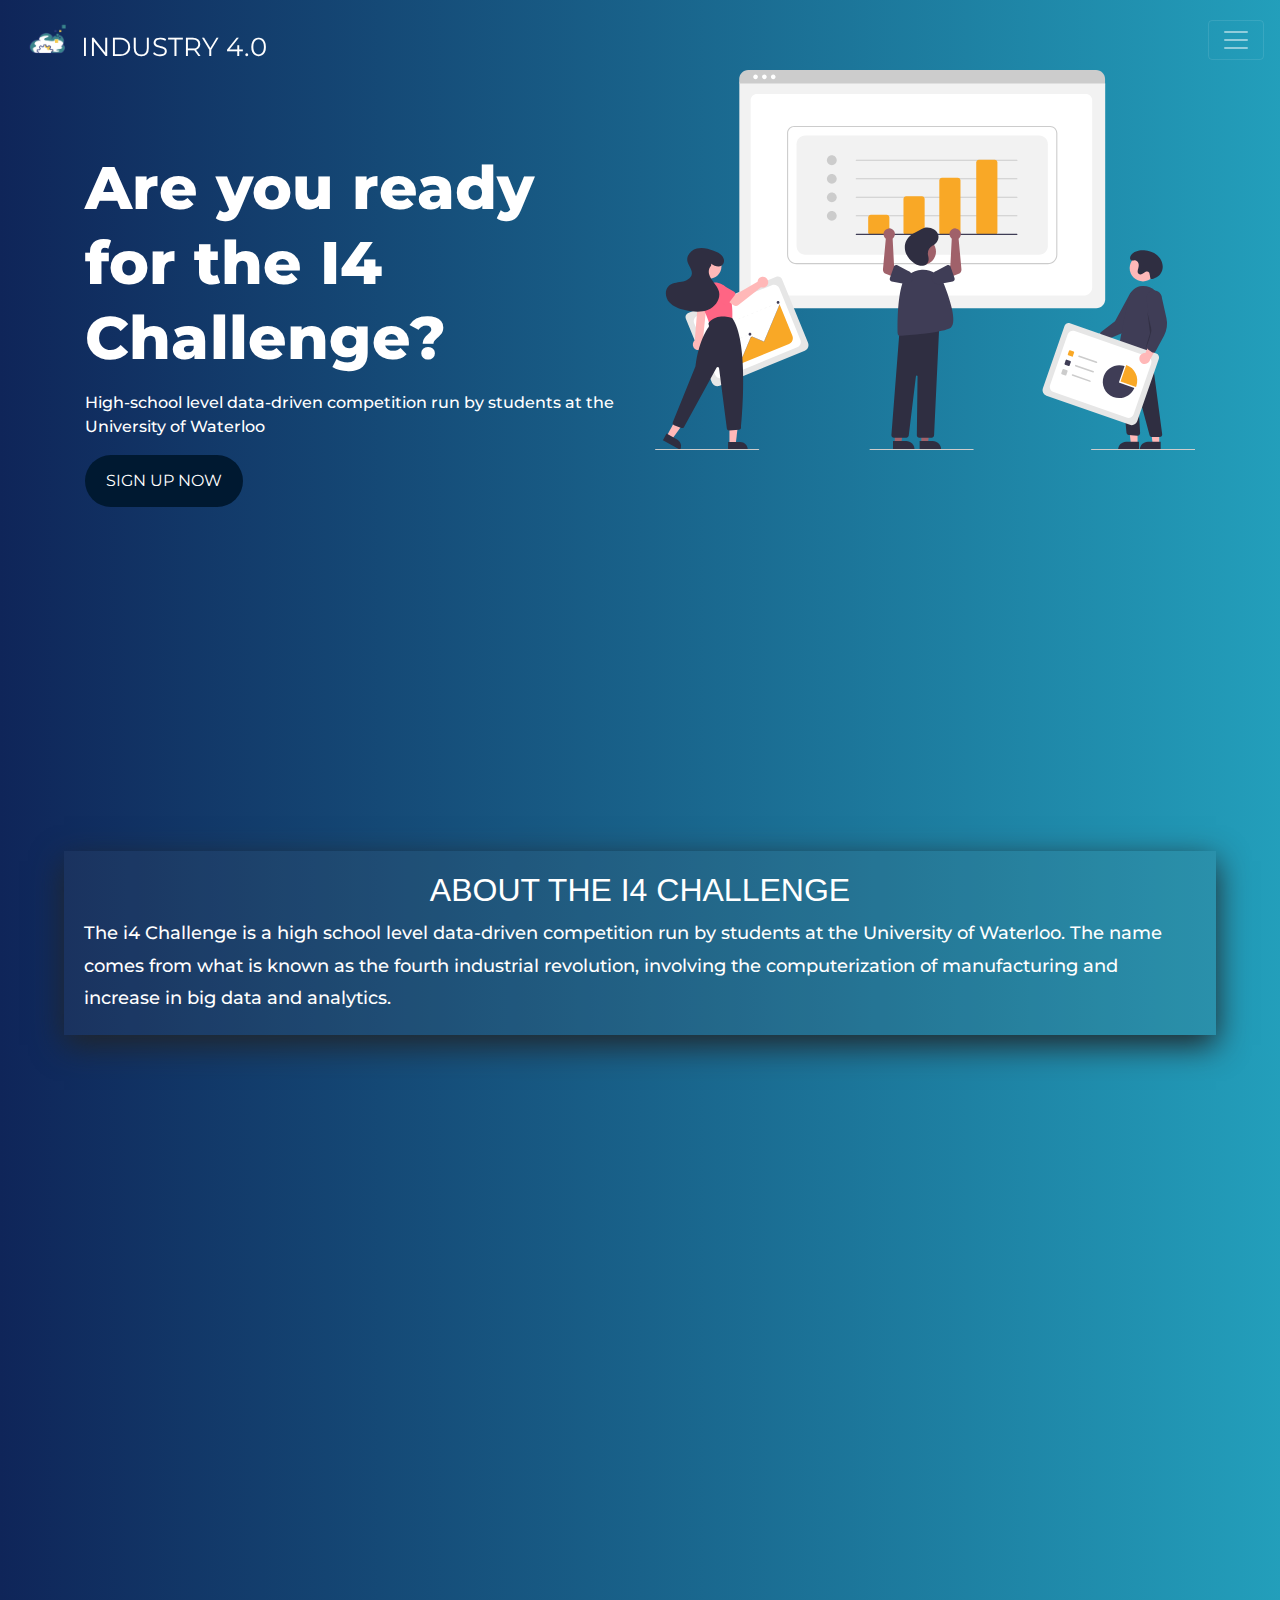
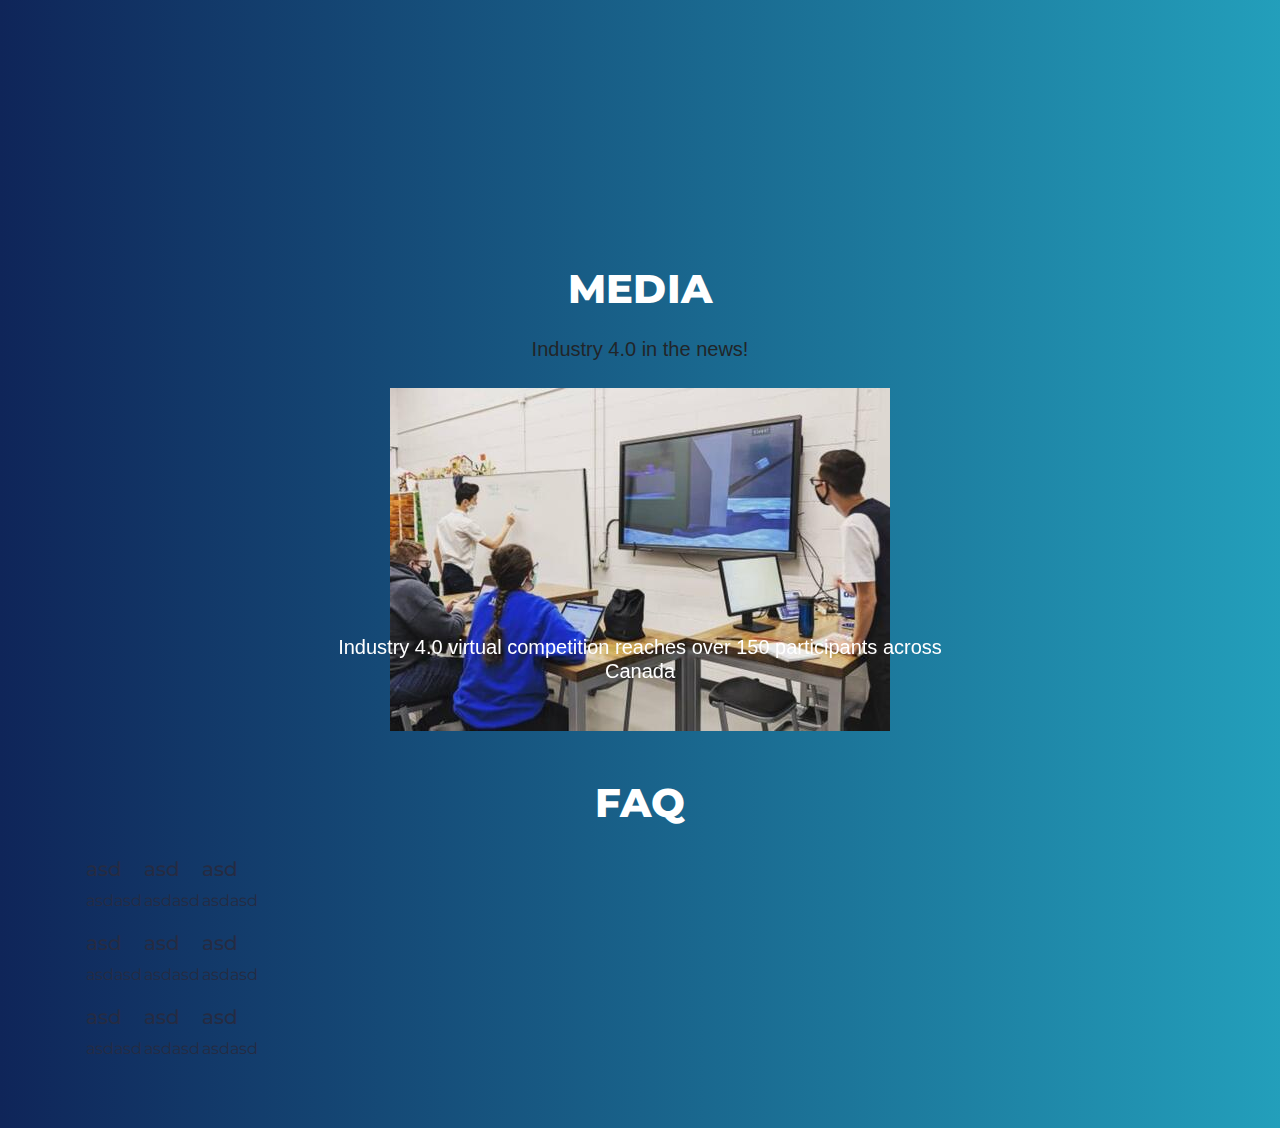
<file: index2.html>
<!DOCTYPE html>
<html lang="en">
<head>
<meta charset="utf-8">
<meta name="viewport" content="width=device-width, initial-scale=1, shrink-to-fit=no">
<link rel="stylesheet" href="https://stackpath.bootstrapcdn.com/bootstrap/4.5.2/css/bootstrap.min.css">
<link rel="stylesheet" href="https://maxcdn.bootstrapcdn.com/font-awesome/4.7.0/css/font-awesome.min.css">
<link rel="stylesheet" href="stylesheet.css">
<script src="https://code.jquery.com/jquery-3.5.1.min.js"></script>
<script src="https://cdn.jsdelivr.net/npm/popper.js@1.16.1/dist/umd/popper.min.js"></script>
<script src="https://stackpath.bootstrapcdn.com/bootstrap/4.5.2/js/bootstrap.min.js"></script>
  
  
    <body>
      <header>

        <!--Navbar-->
        <div class="topnav">
          <nav class="navbar navbar fixed-top navbar-dark">
            <a href="#home" class="navbar-brand" >
                <img class="logo" src="logo.png" height='40'/>
              INDUSTRY 4.0
              </a>
        <button type="button" class="navbar-toggler" data-toggle="collapse" data-target="#navbarCollapse">
            <span class="navbar-toggler-icon"></span>
        </button>

        <div class="collapse navbar-collapse" id="navbarCollapse">
            <div class="navbar-nav ml-auto">
                <a href="#about" class="nav-item nav-link">About</a>
                <a href="#media" class="nav-item nav-link">Media</a>
                <a href="#faq" class="nav-item nav-link">FAQ</a>
                <a href="#contact" class="nav-item nav-link">Contact</a>
            </div>
        </div>
    </nav>
  </div>

  <!--End of Navbar-->
    </header>

    <!--Start of Home-->
    <section id="home">
      <div class="container flex-column-reverse">
      
        <div class="row flex-row-reverse">
          <div class="col-md-6">
            <img src="imag.svg" id="home-image" class="img-fluid" alt="Responsive image"/>
          </div>

          <div class="col-md-6">
          <div class="home-text">
            <p class="ht-main">Are you ready for the I4 Challenge?</p>
            <p class="ht-sub">High-school level data-driven competition run by students
               at the University of Waterloo</p>
          </div>
          <button class="signup-button">SIGN UP NOW</button>
          </div>


        </div>

      </div>

    </section>
    <!--End of Home-->

    <!--Start of About-->
    <section id="about">
        <div class="box">
              <h2>ABOUT THE I4 CHALLENGE</h2>
                <div class="about-body">The i4 Challenge is a high school level data-driven competition run by students at the University of Waterloo. The name comes from what is known as the fourth industrial revolution, involving the computerization of manufacturing and increase
                    in big data and analytics.</div>
        </div>
    <!--End of About the I4 Challenge-->

     <!-- Video -->
     <div class="container mt-5 mb-5">
      <div class="embed-responsive embed-responsive-16by9">
          <iframe width="520" height="315" src="https://www.youtube.com/embed/U3w0NjYbEIo" frameborder="0" allow="accelerometer; autoplay; encrypted-media; gyroscope; picture-in-picture" allowfullscreen></iframe>
      </div>
     </div>

  <!-- End of Video -->
    </section>
    <!--End of About-->

     <!--Start of Media-->
     <section id="media">
      <div class="media-contain">
      <div class="my-5 text-center container">
        <div class="row mb-2">
           <div class="col text-center">
              <h1 class="media-head">MEDIA </h1>
              <p class="lead">Industry 4.0 in the news!</p>
           </div>
        </div>
        <div class="row d-flex align-items-center">
           <div class="col-1 d-flex align-items-center justify-content-center">
              <a href="#carouselExampleIndicators" role="button" data-slide="prev">
                 <div class="carousel-nav-icon">
                    <svg xmlns="http://www.w3.org/2000/svg" viewBox="0 0 129 129" xmlns:xlink="http://www.w3.org/1999/xlink">
                       <path d="m88.6,121.3c0.8,0.8 1.8,1.2 2.9,1.2s2.1-0.4 2.9-1.2c1.6-1.6 1.6-4.2 0-5.8l-51-51 51-51c1.6-1.6 1.6-4.2 0-5.8s-4.2-1.6-5.8,0l-54,53.9c-1.6,1.6-1.6,4.2 0,5.8l54,53.9z"/>
                    </svg>
                 </div>
              </a>
           </div>
           <div class="col-10">
              <!--Start carousel-->
              <div id="carouselExampleIndicators" class="carousel slide" data-ride="carousel">
     
                 <div class="carousel-inner">
                    <div class="carousel-item active">
                       <div class="row">
                          <div class="col-12 col-md d-flex align-items-center justify-content-center">
                            <a href="https://uwaterloo.ca/management-sciences/news/industry-40-virtual-competition-reaches-over-150">
                            <img class="d-block w-100" src="slide1.png" alt="First slide"></a>
                            <div class="carousel-caption">
                              <h5><span>Industry 4.0 virtual competition reaches over 150 participants across Canada</span></h5>
                              
                            </div>
                          </div>

                          
                          
                          
                       </div>
                    </div>
                    <div class="carousel-item">
                       <div class="row">
                        <div class="col-12 col-md d-flex align-items-center justify-content-center">
                          <a href="https://uwaterloo.ca/management-sciences/news/industry-40-virtual-competition-reaches-over-150">
                          <img class="d-block w-100" src="slide1.png" alt="First slide"></a>
                          <div class="carousel-caption">
                            <h5><span>Industry 4.0 virtual competition reaches over 150 participants across Canada</span></h5>
                            
                          </div>
                        </div>

                        

                       </div>
                    </div>
                 </div>
              </div>
              <!--End carousel-->
           </div>
           <div class="col-1 d-flex align-items-center justify-content-center"><a  href="#carouselExampleIndicators" data-slide="next">
              <div class="carousel-nav-icon">
                 <svg xmlns="http://www.w3.org/2000/svg" viewBox="0 0 129 129" xmlns:xlink="http://www.w3.org/1999/xlink">
                    <path d="m40.4,121.3c-0.8,0.8-1.8,1.2-2.9,1.2s-2.1-0.4-2.9-1.2c-1.6-1.6-1.6-4.2 0-5.8l51-51-51-51c-1.6-1.6-1.6-4.2 0-5.8 1.6-1.6 4.2-1.6 5.8,0l53.9,53.9c1.6,1.6 1.6,4.2 0,5.8l-53.9,53.9z"/>
                 </svg>
              </div>
              </a>
           </div>
        </div>
     </div>
    </div>
      
        
    </section>
    <!--End of Media-->

   <!--Start of FAQ-->
   <section id="faq">
      
      <div class="container flex-column-reverse">

        <div class="text-center">
          <p class="FAQ-subheading">FAQ</p>
        </div>

        <table class="FAQ-table"> 
          <tr>
            <td class="FAQ-box">
              <h5>asd</h5>
              <p>asdasd</p>
            </td>
            <td class="FAQ-box">
              <h5>asd</h5>
              <p>asdasd</p>
            </td>
            <td class="FAQ-box">
              <h5>asd</h5>
              <p>asdasd</p>
            </td>
          </tr>
          <tr>
            <td class="FAQ-box">
              <h5>asd</h5>
              <p>asdasd</p>
            </td>
            <td class="FAQ-box">
              <h5>asd</h5>
              <p>asdasd</p>
            </td>
            <td class="FAQ-box">
              <h5>asd</h5>
              <p>asdasd</p>
            </td>
          </tr>
          <tr>
            <td class="FAQ-box">
              <h5>asd</h5>
              <p>asdasd</p>
            </td>
            <td class="FAQ-box">
              <h5>asd</h5>
              <p>asdasd</p>
            </td>
            <td class="FAQ-box">
              <h5>asd</h5>
              <p>asdasd</p>
            </td>
          </tr>
        </table>
        
      </div>
      
    </section>
    <!--End of FAQ-->

    <!--Start of Contact-->
    <section id="contact">
    </section>
    <!--End of Contact-->

    </body>
    </html>
</file>
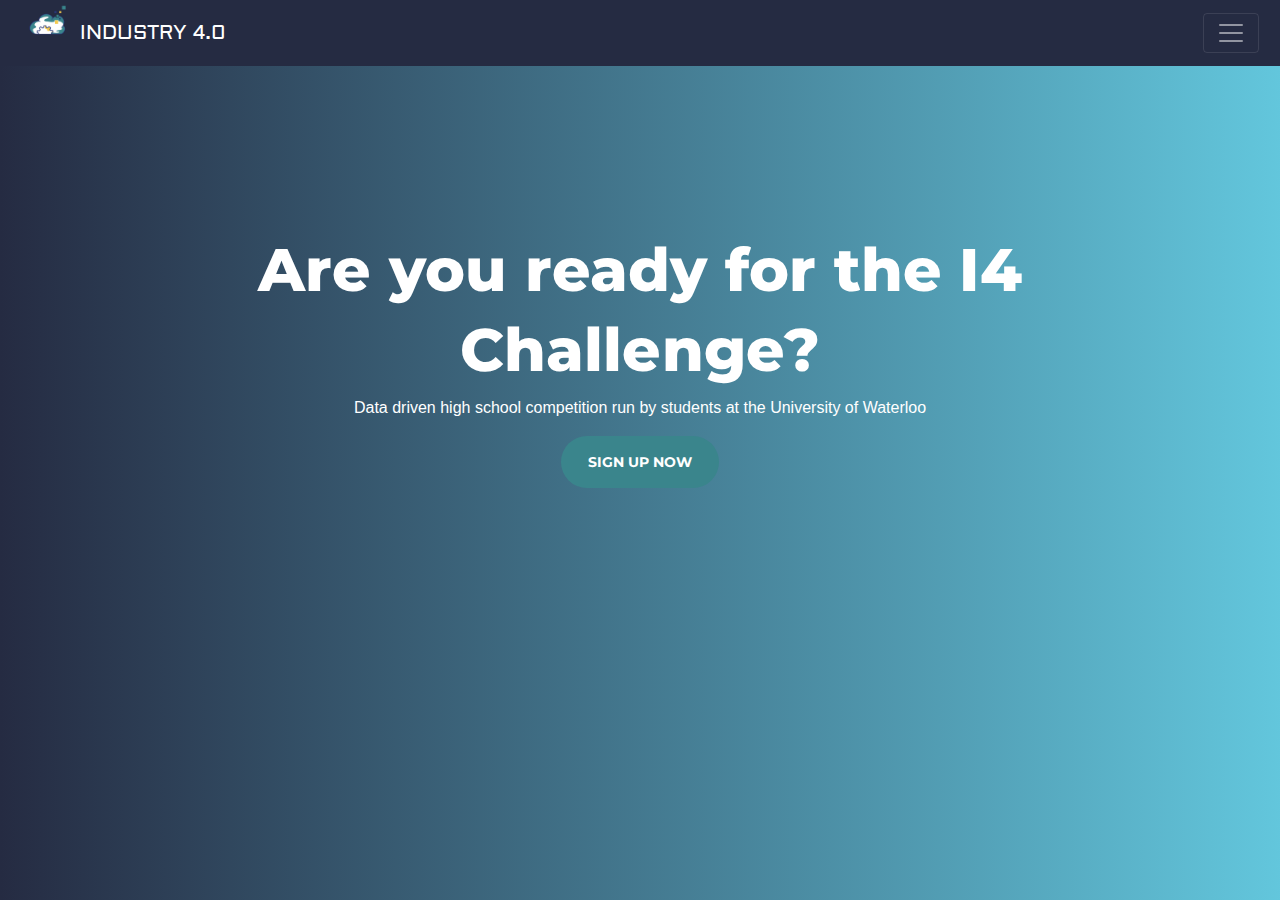
<file: test.html>
<!DOCTYPE html>
<html lang="en">
<head>
<meta charset="utf-8">
<meta name="viewport" content="width=device-width, initial-scale=1, shrink-to-fit=no">
<link rel="stylesheet" href="https://stackpath.bootstrapcdn.com/bootstrap/4.5.2/css/bootstrap.min.css">
<link rel="stylesheet" href="https://maxcdn.bootstrapcdn.com/font-awesome/4.7.0/css/font-awesome.min.css">
<script src="https://code.jquery.com/jquery-3.5.1.min.js"></script>
<script src="https://cdn.jsdelivr.net/npm/popper.js@1.16.1/dist/umd/popper.min.js"></script>
<script src="https://stackpath.bootstrapcdn.com/bootstrap/4.5.2/js/bootstrap.min.js"></script>

    <style>
    @import url('https://fonts.googleapis.com/css2?family=Aldrich&display=swap');
    @import url('https://fonts.googleapis.com/css2?family=Montserrat:wght@300;400;500;800&display=swap');

 /*Navbar*/

  body{
      margin: 0;
      background: linear-gradient(270deg, #63C8DE -1.04%, #252B42 100%);

    }
    nav{
      font-family: 'Aldrich', sans-serif;
      background-color: #252B42;
      border: 5px solid #252B42;

    }

    .logo{
      margin-top: -20px;
    }
    #home{
      margin-top: 200px;
      text-align: center;
    }
    .ht-main{
      font-family: 'Montserrat', sans-serif;
      font-style: normal;
      font-weight: 800;
      font-size: 60px;
      line-height: 80px;
      letter-spacing: 0.2px;
      color: white;
      margin-top: 30px;


    }
    .ht-sub{
      color: white;
      margin-top: -10px;
    }
    .signup-button{
      background: #3A858C;
      border-radius: 37px;
      font-family: Montserrat;
      font-style: normal;
      font-weight: bold;
      font-size: 14px;
      line-height: 22px;
      text-align: center;
      width: 158px;
      height: 52px;
      left: 0px;
      top: 280px;
      color: white;
      border: 1px #3A858C;
    }

    /*Mobile Design */
    @media screen and (max-width: 600px) {
      #home{
        margin-top: 150px;
      }
      .ht-main{
        font-size: 40px;
        line-height: 60px;

      }
      .ht-sub{
        margin-top: 10px;
      }
    }
    </style>

    <body>
      <header>

        <!--Navbar-->
        <div class="topnav">
          <nav class="navbar navbar fixed-top navbar-dark">
            <a href="#home" class="navbar-brand" >
                <img class="logo" src="logo.png" height='40'/>
              INDUSTRY 4.0
              </a>
        <button type="button" class="navbar-toggler" data-toggle="collapse" data-target="#navbarCollapse">
            <span class="navbar-toggler-icon"></span>
        </button>

        <div class="collapse navbar-collapse" id="navbarCollapse">
            <div class="navbar-nav ml-auto">
                <a href="#about" class="nav-item nav-link">About</a>
                <a href="#media" class="nav-item nav-link">Media</a>
                <a href="#faq" class="nav-item nav-link">FAQ</a>
                <a href="#contact" class="nav-item nav-link">Contact</a>
            </div>
        </div>
    </nav>
  </div>
  <!--End of Navbar-->
    </header>

    <!--Start of Home-->
    <section id="home">
      <div class="container">
        <!--row is unnecessary but it reserved for the addition of the timer on the right side-->
        <div class="row">
          <div class="col">
          <div class="home-text">
            <p class="ht-main">Are you ready for the I4 Challenge?</p>
            <p class="ht-sub">Data driven high school competition run by students at
              the University of Waterloo</p>
          </div>
          <button class="signup-button">SIGN UP NOW</button>
          </div>
        </div>
      </div>
    </section>
    <!--End of Home-->


    <!--Start of About-->
    <section id="about">

    </section>
    <!--End of About-->

    <!--Start of Media-->
    <section id="media">

    </section>
    <!--End of Media-->

    <!--Start of FAQ-->
    <section id="faq">

    </section>
    <!--End of FAQ-->

    <!--Start of Contact-->
    <section id="contact">
    </section>
    <!--End of Contact-->




    </body>
    </html>
</file>
<file: stylesheet.css>
@import url("https://fonts.googleapis.com/css2?family=Aldrich&display=swap");
@import url("https://fonts.googleapis.com/css2?family=Montserrat:wght@300;400;500;800&display=swap");
/* Start of Navbar*/

.sticky {
  position: -webkit-sticky;
  position: sticky;
  flex-direction: row;
  top: 0;
  background-color: #101a43;
  color: white;
  font-family: "Montserrat", sans-serif;
  z-index: 1;
  padding-left: 10px;
  padding-bottom: 10px;
  flex-direction: row;
}

#countdown {
  float: right;
  margin: 20px;
}

.sidenav {
  height: 100%;
  width: 0;
  position: fixed;
  z-index: 1;
  top: 0;
  left: 0;
  font-family: "Montserrat", sans-serif;
  background-color: #101a43;
  overflow-x: hidden;
  transition: 0.5s;
  padding-top: 60px;
}

.sidenav a {
  padding: 8px 8px 8px 32px;
  text-decoration: none;
  font-size: 20px;
  color: white;
  display: block;
  letter-spacing: 1px;
  font-weight: 500;
  transition: 0.3s;
}

.sidenav a:hover {
  color: #63c8de;
  text-decoration: none;
}

.sidenav .closebtn {
  position: absolute;
  top: 0;
  right: 25px;
  font-size: 40px;
  margin-left: 50px;
}

.navbar-brand {
  font-family: "Montserrat", sans-serif;
  margin-top: 15px;
  color: inherit;
  font-size: 26px;
  margin-left: 5px;
}

.navbar-brand:hover {
  color: white;
}

@media screen and (max-height: 450px) {
  .sidenav {
    padding-top: 15px;
  }
  .sidenav a {
    font-size: 18px;
  }
}

/*End of Navbar*/

/*Main container - IMPORTANT */

#main {
  transition: margin-left 0.5s;
  padding: 16px;
}

/*Mobile Design */

@media screen and (max-width: 700px) {
  #main {
    width: 99%;
  }
}

body {
  margin: 0;
  background: linear-gradient(270deg, #23a0bc -1.04%, #0f2559 100%);
}

/*Start of Home */

#home {
  margin: auto;
  margin-top: 150px;

  width: 90%;
  max-width: 1200px;
  margin-bottom: 170px;
}

.ht-main {
  font-family: "Montserrat", sans-serif;
  font-style: normal;
  font-weight: 800;
  font-size: 60px;
  line-height: 75px;
  letter-spacing: 0.2px;
  color: white;
}

#home-image {
  margin-top: -80px;
}

.ht-sub {
  color: white;
  font-family: "Montserrat";
  font-weight: 500;
  margin-top: 10px;
}

.signup-button {
  background: #001931;
  border-radius: 37px;
  font-family: Montserrat;
  font-style: normal;
  font-size: 16px;
  line-height: 22px;
  text-align: center;
  width: 158px;
  height: 52px;
  left: 0px;
  top: 280px;
  color: white;
  border: 1px #3a858c;
  margin-bottom: 50px;
}

.anchor {
  display: block;
  height: 515px;
  margin-top: -515px;
}

.anchor1 {
  display: block;
  height: 115px;
  margin-top: -115px;
}

.card-contain {
  color: #252b42;
  text-align: center;
}

.card-body {
  font-family: "Montserrat", sans-serif;
  color: #252b42;
}

.media-head {
  font-family: "Montserrat", sans-serif;
  font-style: normal;
  font-weight: 800;
  font-size: 40px;
  line-height: 75px;
  letter-spacing: 0.2px;
  color: white;
  text-align: center;
}

#media {
  padding-top: 6rem;
  padding-top: 6rem;
  margin-top: -50px;
  margin-right: 0px;
  margin-left: 0px;
}

@media screen and (max-width: 760px) {
  #home {
    padding: 5%;
    width: 100%;
    text-align: center;
    margin-top: 90px;
  }
  .ht-main {
    font-size: 40px;
    line-height: 60px;
  }
  .ht-sub {
    margin-top: 10px;
  }
  #countdown {
    display: none;
  }
  h5 span {
    background-color: white;
    color: #252b42;
    font-weight: 500;
    font-family: Montserrat;
    font-size: 12px;
    justify-content: center;
    align-items: center;
    top: 10px;
  }
  .anchor {
    display: block;
    height: 115px;
    margin-top: -115px;
  }
  .anchor1 {
    display: block;
    height: 225px;
    margin-top: -225px;
  }
  .anchor2 {
    display: block;
    height: 325px;
    margin-top: -325px;
  }
  .anchor3 {
    display: block;
    height: 100px;
    margin-top: -100px;
  }
}

@media screen and (max-width: 400px) {
  .anchor1 {
    display: block;
    height: 425px;
    margin-top: -425px;
  }
  .anchor2 {
    display: block;
    height: 605px;
    margin-top: -605px;
  }
}

/*End of Home */

/*Start of Media */

/*End of Media */

/*Start of About */

.about-head {
  font-family: "Montserrat", sans-serif;
  font-style: normal;
  font-weight: 800;
  font-size: 40px;
  line-height: 75px;
  letter-spacing: 0.2px;
  color: white;
  text-align: center;
}

.about-body {
  font-size: 18px;
  /* letter-spacing: 1px;
  word-spacing: 3px; */
  line-height: 1.8;
  font-weight: 500;
  font-weight: 500;
  font-family: Montserrat;
  color: rgb(255, 255, 255);
}

#about {
  padding-top: 5%;
}

.about-container {
  margin: auto;
  padding: 30px;
  margin-top: 2rem;
  margin-bottom: 3rem;
  background: rgba(0, 31, 59, 0.431);
  max-width: 98%;
  height: calc(60vh - 10px);
  -webkit-mask-image: linear-gradient(to bottom, black 50%, transparent 100%);
  mask-image: linear-gradient(to bottom, black 50%, transparent 100%);
  overflow-y: scroll;
}

iframe {
  width: 1108px;
  height: 710px;
  /* apply the transform */
  -webkit-transform: scale(0.75);
  -moz-transform: scale(0.75);
  -o-transform: scale(0.75);
  transform: scale(0.85);
  /*position: absolute;*/
  left: -400px;
}

/*End of About */

/*General*/
section {
  margin-bottom: 50px;
}
h2 {
  text-align: center;
  text-transform: uppercase;
  color: #ffffff;
}

.overlay {
  height: 100%;
  width: 0;
  position: fixed;
  z-index: 1;
  top: 0;
  left: 0;
  background-color: rgba(37, 42, 65, 0.9);
  overflow-x: hidden;
  transition: 0.5s;
}

.overlay-content {
  position: relative;
  top: 25%;
  width: 100%;
  text-align: center;
  margin-top: 30px;
}

.overlay a {
  padding: 8px;
  text-decoration: none;
  font-size: 18px;
  font-weight: 500;
  color: white;
  display: block;
  transition: 0.3s;
  font-family: "Montserrat", sans-serif;
}

.overlay a:hover,
.overlay a:focus {
  color: rgb(164, 232, 255);
}

.overlay .closebtn {
  position: absolute;
  top: -20px;
  right: 3px;
  font-size: 60px;
}

@media screen and (max-height: 450px) {
  .overlay a {
    font-size: 20px;
    text-decoration: "none";
  }
  .overlay .closebtn {
    top: 15px;
    right: 35px;
  }
}

/*End of General */

/*Start of Footer */

footer {
  background-color: #001931;
  color: white;
  left: 0;
  bottom: 0;
  width: 100%;
}

#socials {
  padding-top: 3%;
}

@media (max-width: 760px) {
  .footer-dark .item:not(.social) {
    text-align: center;
    padding-bottom: 10px;
  }
  footer {
    background-color: #001931;
    color: white;
    font-size: 12px;
    left: 0;
    bottom: 0;
    width: 100%;
    margin-bottom: -50px;
  }
  #socials {
    padding-top: -50px;
  }
}

.button {
  cursor: pointer;
  font-family: Montserrat;
  font-style: normal;
  line-height: 22px;
  text-align: center;
  width: 200px;
  height: 50px;
  border-radius: 50px;
  animation: gradient 3s infinite 1s cubic-bezier(0.2, 0.8, 0.2, 1.2) forwards;
  margin: auto;
  color: rgb(255, 255, 255);
  display: flex;
  flex-direction: row;
  justify-content: center;
  align-items: center;
  font-size: 22px;
}

@keyframes gradient {
  0% {
    background: linear-gradient(90deg, #2aa3c1 0%, #00206a 100%);
  }
  10% {
    background: linear-gradient(90deg, #003ecf 0%, #1f5482 100%);
  }
  20% {
    background: linear-gradient(90deg, #2aa3c1 0%, #00206a 100%);
  }
  30% {
    background: linear-gradient(90deg, #003ecf 0%, #1f5482 100%);
  }
  40% {
    background: linear-gradient(90deg, #2aa3c1 0%, #00206a 100%);
  }
  50% {
    background: linear-gradient(90deg, #003ecf 0%, #1f5482 100%);
  }
  60% {
    background: linear-gradient(90deg, #2aa3c1 0%, #00206a 100%);
  }
  70% {
    background: linear-gradient(90deg, #003ecf 0%, #1f5482 100%);
  }
  80% {
    background: linear-gradient(90deg, #2aa3c1 0%, #00206a 100%);
  }
  90% {
    background: linear-gradient(90deg, #003ecf 0%, #1f5482 100%);
  }
  100% {
    background: linear-gradient(90deg, #2aa3c1 0%, #00206a 100%);
  }
}

.container-p-4 {
  background-color: #001932;
  padding-bottom: 30px;
  padding-top: 20px;
  padding-left: 50px;
  padding-right: 50px;
}

.text-uppercase {
  padding-top: 22px;
  color: #fdfdff;
}

.sign-up-header {
  color: rgb(255, 255, 255);
}

.links {
  font-family: "Montserrat", sans-serif;
  text-decoration: none;
  font-size: 14px;

  color: rgb(142, 236, 255);
}

.list-unstyled {
  padding-top: 10px;
}
@media (max-width: 700px) {
  #item {
    display: none;
  }
  #socials {
    font-size: 15px;
    padding-top: -100px;
  }
  .foot-head {
    font-size: 12px;
    margin-bottom: -10px;
  }
  h3 {
    padding-top: -10px;
    padding-bottom: -10px;
  }
  .container-p-4 {
    background-color: #001932;
    padding-bottom: -10px;
    padding-top: 0px;
    padding-left: 50px;
    padding-right: 50px;
  }

  .text-uppercase {
    padding-top: 12px;
    color: #fdfdff;
  }
  #faq-button {
    padding: -100px;
  }
}

/*End of Footer*/

/*faq*/

#faq {
  font-family: "Montserrat", sans-serif;
  color: #252b42;
  margin-top: 6rem;
  margin-bottom: 6rem;
  margin-right: 0px;
  margin-left: 0px;
}

#accord {
  background-color: #252b42;
  color: white;
}

#faq-button {
  background-color: #ffffff;
  font-weight: 500;
  color: #252b42;
  letter-spacing: 0.2px;
  padding: 2%;
  padding-right: 2%;
  padding-left: 1%;
}

.FAQ-subheading {
  font-family: "Montserrat", sans-serif;
  font-style: normal;
  font-weight: 800;
  font-size: 40px;
  line-height: 75px;
  letter-spacing: 0.2px;
  color: white;
}

a {
  text-decoration: none;
}

h3 {
  font-family: Montserrat;
  line-height: 22px;
  letter-spacing: 2px;
  padding-top: 20px;
  padding-bottom: 20px;
  font-size: 22px;
  margin: 0;
}
.logo {
  margin-top: -12px;
}

@media (max-width: 1500px) {
  .box {
    padding: 20px;
    margin: auto;
    margin-top: 60px;
    background: rgba(92, 101, 104, 0.141);
    width: 90%;
    max-width: 1200px;
    box-shadow: 0px 10px 30px;
  }
  #faq {
    margin-top: -1rem;
    margin-bottom: 2rem;
  }
  #accord {
    background-color: #252b42;
    color: white;
  }
  #faq-button {
    background-color: #ffffff;
    font-weight: 500;
    color: #252b42;
    letter-spacing: 0.2px;
    padding: 15px;
    padding-right: 20px;
    padding-left: 20px;
  }
}
</file>
